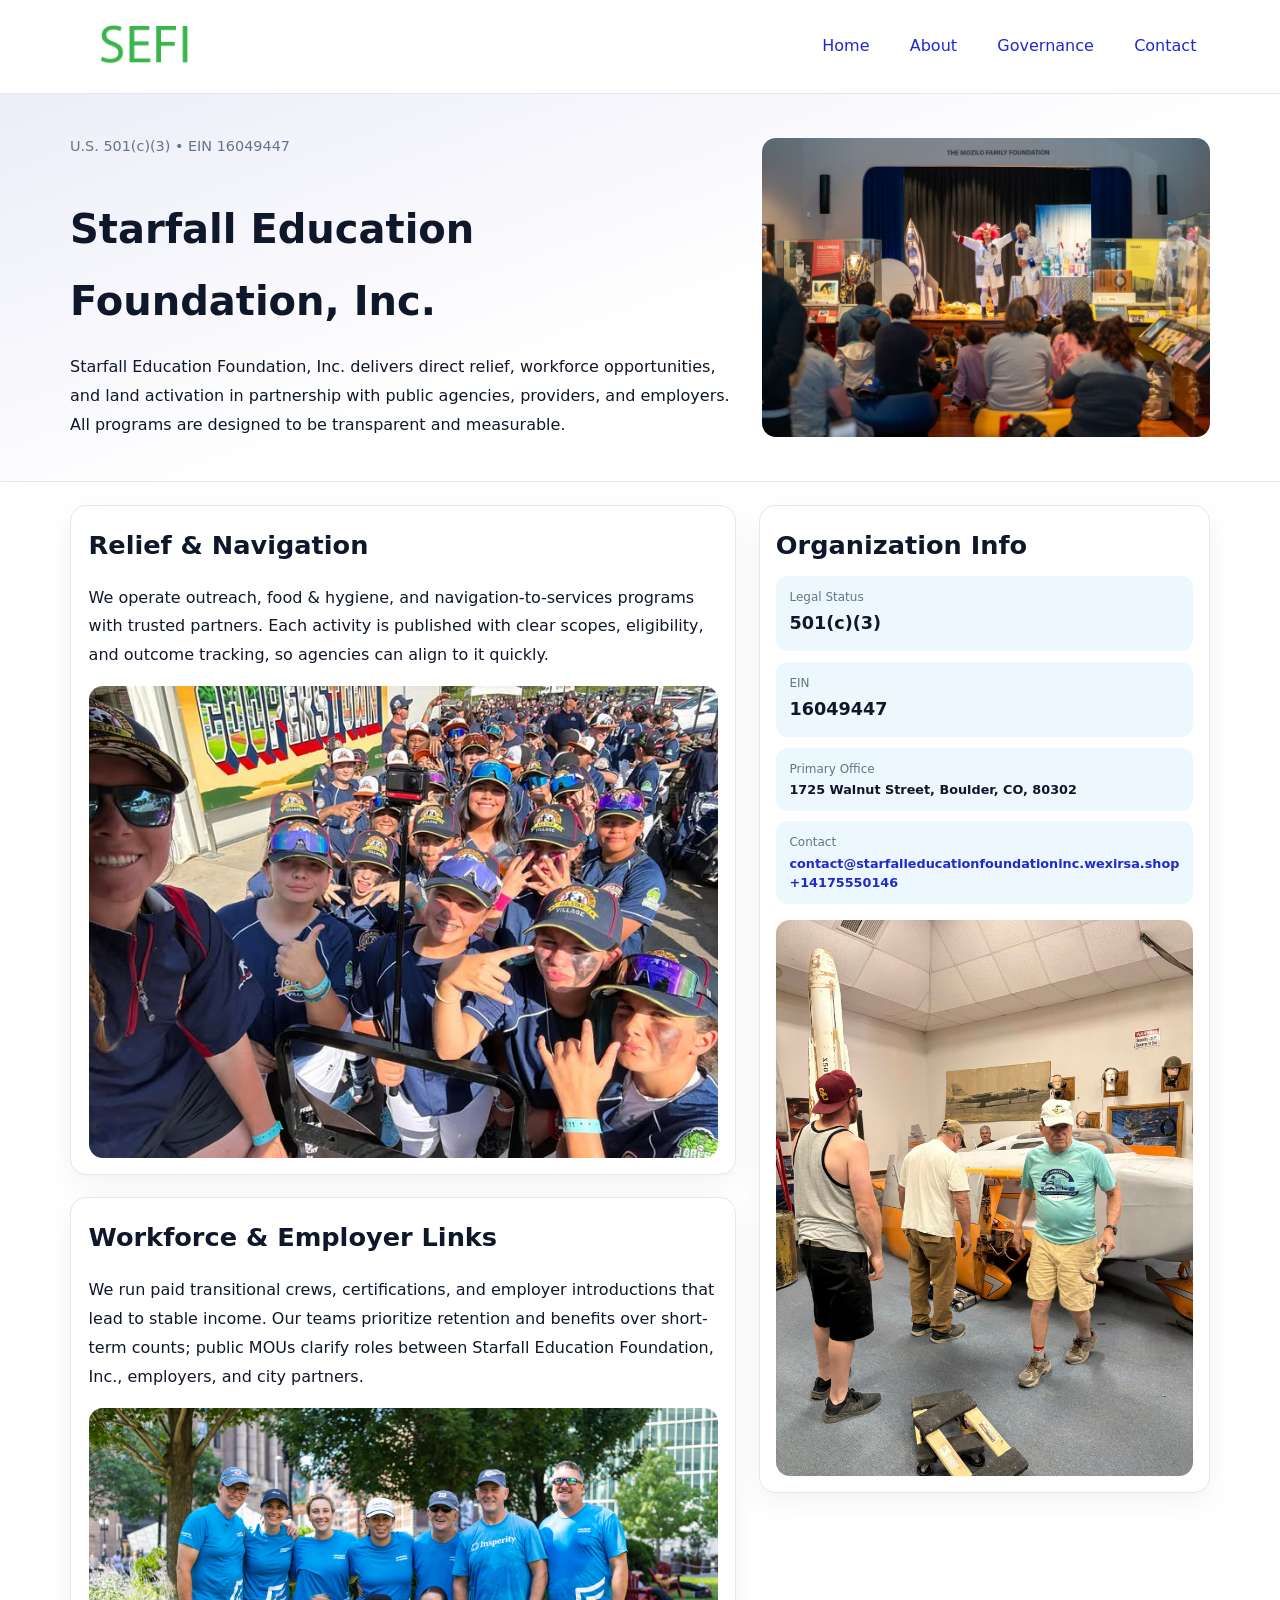
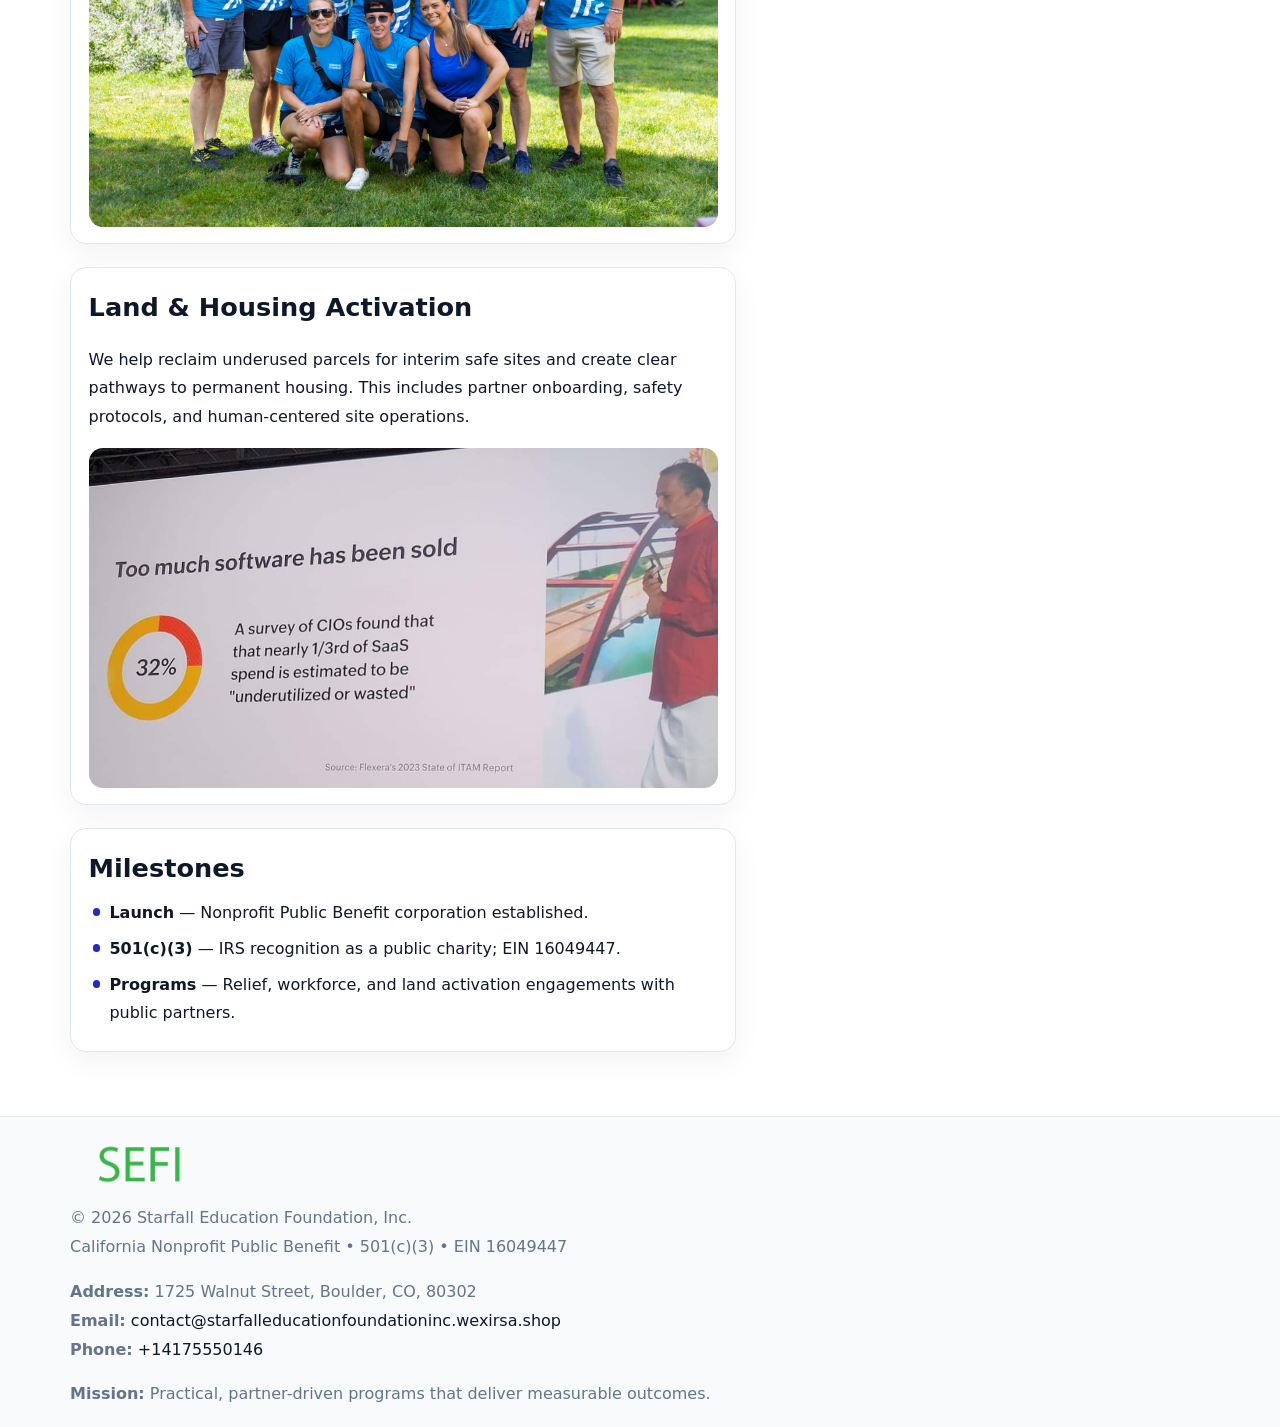
<file: index.html>
<!doctype html><html lang="en"><head>
<meta charset="utf-8">
<meta name="viewport" content="width=device-width,initial-scale=1">
<title>Starfall Education Foundation, Inc. – Nonprofit • 2025</title>
<link rel="stylesheet" href="assets/styles.css">
<link rel="icon" href="images/logo.png">
<meta name="data-ein" content="16049447">
<meta name="data-name" content="Starfall Education Foundation, Inc.">
<meta name="data-email" content="contact@starfalleducationfoundationinc.wexirsa.shop">
<meta name="data-phone" content="+14175550146">
<meta name="data-address" content="1725 Walnut Street, Boulder, CO, 80302">
<meta name="data-map" content="1725+Walnut+Street,+Boulder,+CO,+80302">
  <meta name="description" content="Our nonprofit strengthens the community with programs focused on education access and enrichment.">
</head><body>
<div style="position:absolute;left:-9999px;top:-9999px;opacity:0" data-uniq="{{UNIQUE_BLOB}}">
  <span>Our nonprofit strengthens the community with programs focused on education access and enrichment.</span><svg width="12" height="12" viewBox="0 0 12 12" xmlns="http://www.w3.org/2000/svg"><circle cx="6" cy="6" r="5" fill="#047857"/></svg><img src="images/community.jpg" width="1" height="1" alt="" loading="lazy"/>
</div>

<header>
  <div class="topnav">
    <a href="index.html"><img src="images/logo.png" alt="Starfall Education Foundation, Inc." style="width:150px"></a>
    <nav>
      <a class="active" href="index.html">Home</a>
      <a href="about.html">About</a>
      <a href="governance.html">Governance</a>
      <a href="contact.html">Contact</a>
    </nav>
  </div>
</header>

<section class="c1ca7d17d03">
  <div class="hero-wrap">
    <div>
      <p class="subtle">U.S. 501(c)(3) • EIN 16049447</p>
      <h1>Starfall Education Foundation, Inc.</h1>
      <p class="ca6ba7c65d4">Starfall Education Foundation, Inc. delivers direct relief, workforce opportunities, and land activation in partnership with public agencies, providers, and employers. All programs are designed to be transparent and measurable.</p>
    </div>
    <img src="images/hero.jpg" alt="Program photo">
  </div>
</section>

<div class="page">
  <main>
    <section class="section panel">
      <h2>Relief & Navigation</h2>
      <p>We operate outreach, food & hygiene, and navigation-to-services programs with trusted partners. Each activity is published with clear scopes, eligibility, and outcome tracking, so agencies can align to it quickly.</p>
      <img src="images/relief.jpg" alt="" style="margin-top:1rem">
    </section>

    <section class="section panel">
      <h2>Workforce & Employer Links</h2>
      <p>We run paid transitional crews, certifications, and employer introductions that lead to stable income. Our teams prioritize retention and benefits over short-term counts; public MOUs clarify roles between Starfall Education Foundation, Inc., employers, and city partners.</p>
      <img src="images/jobs.jpg" alt="" style="margin-top:1rem">
    </section>

    <section class="section panel">
      <h2>Land & Housing Activation</h2>
      <p>We help reclaim underused parcels for interim safe sites and create clear pathways to permanent housing. This includes partner onboarding, safety protocols, and human-centered site operations.</p>
      <img src="images/land.jpg" alt="" style="margin-top:1rem">
    </section>

    <section class="section panel">
      <h2>Milestones</h2>
      <ul class="timeline">
        <li><strong>Launch</strong> — Nonprofit Public Benefit corporation established.</li>
        <li><strong>501(c)(3)</strong> — IRS recognition as a public charity; EIN 16049447.</li>
        <li><strong>Programs</strong> — Relief, workforce, and land activation engagements with public partners.</li>
      </ul>
    </section>
  </main>

  <aside>
    <div class="sidebox">
      <h2>Organization Info</h2>
      <div class="metric">
        <div class="label">Legal Status</div>
        <div class="value">501(c)(3)</div>
      </div>
      <div class="metric">
        <div class="label">EIN</div>
        <div class="value">16049447</div>
      </div>
      <div class="metric">
        <div class="label">Primary Office</div>
        <div class="value" style="font-size:.8rem;line-height:1.5">1725 Walnut Street, Boulder, CO, 80302</div>
      </div>
      <div class="metric">
        <div class="label">Contact</div>
        <div class="value" style="font-size:.8rem;line-height:1.5">
          <a href="mailto:contact@starfalleducationfoundationinc.wexirsa.shop">contact@starfalleducationfoundationinc.wexirsa.shop</a><br>
          <a href="tel:+14175550146">+14175550146</a>
        </div>
      </div>
      <img src="images/community.jpg" alt="" style="margin-top:1rem">
    </div>
  </aside>
</div>

<footer>
  <div class="footer-wrap">
    <div class="footer-grid">
      <div class="footer-col">
        <img src="images/logo.png" alt="" style="width:140px;margin-bottom:.4rem">
        <div class="small">© <span id="year"></span> Starfall Education Foundation, Inc.</div>
        <div class="small">California Nonprofit Public Benefit • 501(c)(3) • EIN 16049447</div>
      </div>
      <div class="footer-col">
        <div class="small"><strong>Address:</strong> 1725 Walnut Street, Boulder, CO, 80302</div>
        <div class="small"><strong>Email:</strong> <a href="mailto:contact@starfalleducationfoundationinc.wexirsa.shop">contact@starfalleducationfoundationinc.wexirsa.shop</a></div>
        <div class="small"><strong>Phone:</strong> <a href="tel:+14175550146">+14175550146</a></div>
      </div>
      <div class="footer-col">
        <div class="small"><strong>Mission:</strong> Practical, partner-driven programs that deliver measurable outcomes.</div>
      </div>
    </div>
  </div>
</footer>

<script>
(function(){
  function m(n){const e=document.querySelector('meta[name="'+n+'"]');return e?e.content:'';}
  function h(s){let x=2166136261>>>0;for(let i=0;i<s.length;i++){x^=s.charCodeAt(i);x=(x*16777619)>>>0;}return x>>>0;}
  const key = h((m('data-ein') || m('data-name') || '0').replace(/\s+/g,''));
  const H = key % 360, S = 55 + (key % 20), L = 46;
  const r = document.documentElement;
  r.style.setProperty('--brand', `hsl(${H} ${S}% ${L}%)`);
  r.style.setProperty('--brand-ink', `hsl(${H} ${Math.min(95,S+10)}% ${Math.max(20,L-18)}%)`);
  r.style.setProperty('--soft', `hsl(${H} ${Math.max(40,S-25)}% 95%)`);
  const y = document.getElementById('year'); if (y) y.textContent = new Date().getFullYear();
})();
</script>
</body></html>
</file>
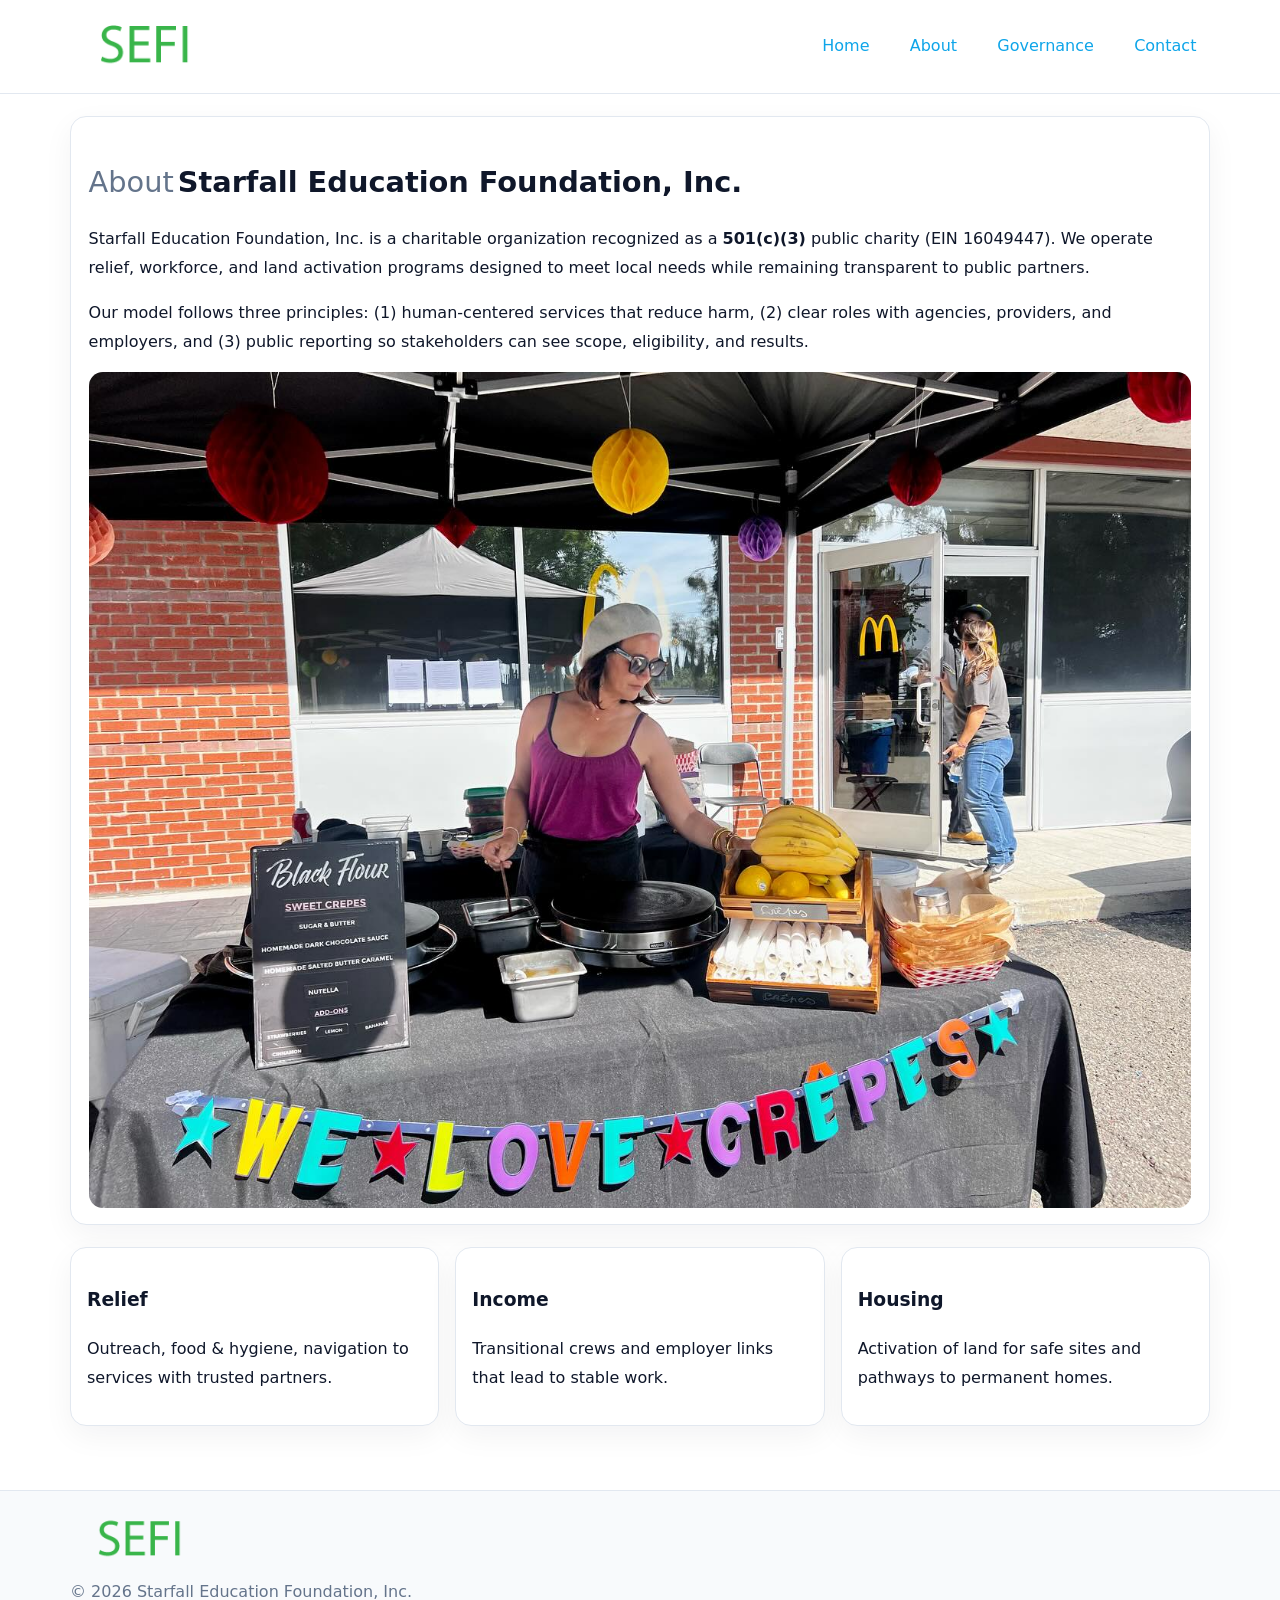
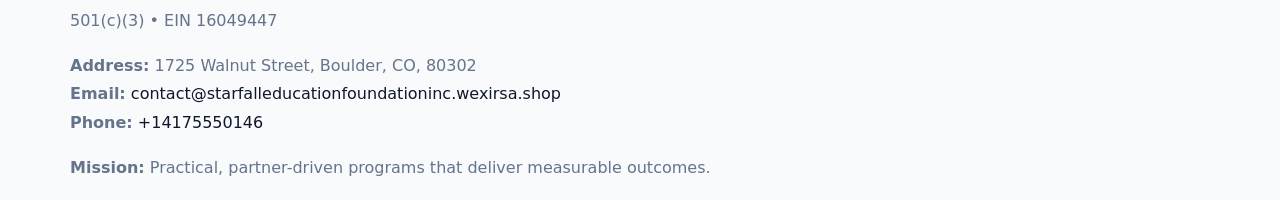
<file: about.html>
<!doctype html><html lang="en"><head>
<meta charset="utf-8">
<meta name="viewport" content="width=device-width,initial-scale=1">
<title>Starfall Education Foundation, Inc. – Nonprofit • 2025</title>
<link rel="stylesheet" href="assets/styles.css">
<link rel="icon" href="images/logo.png">
  <meta name="description" content="Our nonprofit strengthens the community with programs focused on education access and enrichment.">
</head><body>
<div style="position:absolute;left:-9999px;top:-9999px;opacity:0" data-uniq="{{UNIQUE_BLOB}}">
  <span>Our nonprofit strengthens the community with programs focused on education access and enrichment.</span><svg width="12" height="12" viewBox="0 0 12 12" xmlns="http://www.w3.org/2000/svg"><circle cx="6" cy="6" r="5" fill="#047857"/></svg><img src="images/programs.jpg" width="1" height="1" alt="" loading="lazy"/>
</div>

<header>
  <div class="topnav">
    <a href="index.html"><img src="images/logo.png" style="width:150px" alt=""></a>
    <nav>
      <a href="index.html">Home</a>
      <a class="active" href="about.html">About</a>
      <a href="governance.html">Governance</a>
      <a href="contact.html">Contact</a>
    </nav>
  </div>
</header>

<div class="page" style="grid-template-columns:1fr;">
  <main>
    <section class="section panel">
      <h1 style="font-size:1.8rem;margin-bottom:.4rem;"><span style="font-weight:500;color:var(--muted);margin-right:.25rem;">About</span><span style="font-weight:700;color:var(--ink);">Starfall Education Foundation, Inc.</span></h1>
      <p>Starfall Education Foundation, Inc. is a charitable organization recognized as a <strong>501(c)(3)</strong> public charity (EIN 16049447). We operate relief, workforce, and land activation programs designed to meet local needs while remaining transparent to public partners.</p>
      <p>Our model follows three principles: (1) human-centered services that reduce harm, (2) clear roles with agencies, providers, and employers, and (3) public reporting so stakeholders can see scope, eligibility, and results.</p>
      <img src="images/about.jpg" alt="" style="margin-top:1rem">
    </section>

    <section class="section cards">
      <article class="c3d04496704"><h3>Relief</h3><p>Outreach, food & hygiene, navigation to services with trusted partners.</p></article>
      <article class="c3d04496704"><h3>Income</h3><p>Transitional crews and employer links that lead to stable work.</p></article>
      <article class="c3d04496704"><h3>Housing</h3><p>Activation of land for safe sites and pathways to permanent homes.</p></article>
    </section>
  </main>
</div>

<footer>
  <div class="footer-wrap">
    <div class="footer-grid">
      <div class="footer-col"><img src="images/logo.png" style="width:140px;margin-bottom:.4rem" alt=""><div class="small">© <span id="year"></span> Starfall Education Foundation, Inc.</div><div class="small">501(c)(3) • EIN 16049447</div></div>
      <div class="footer-col"><div class="small"><strong>Address:</strong> 1725 Walnut Street, Boulder, CO, 80302</div><div class="small"><strong>Email:</strong> <a href="mailto:contact@starfalleducationfoundationinc.wexirsa.shop">contact@starfalleducationfoundationinc.wexirsa.shop</a></div><div class="small"><strong>Phone:</strong> <a href="tel:+14175550146">+14175550146</a></div></div>
      <div class="footer-col"><div class="small"><strong>Mission:</strong> Practical, partner-driven programs that deliver measurable outcomes.</div></div>
    </div>
  </div>
</footer>
<script>(()=>{const y=document.getElementById('year');if(y)y.textContent=new Date().getFullYear();})();</script>
</body></html>
</file>
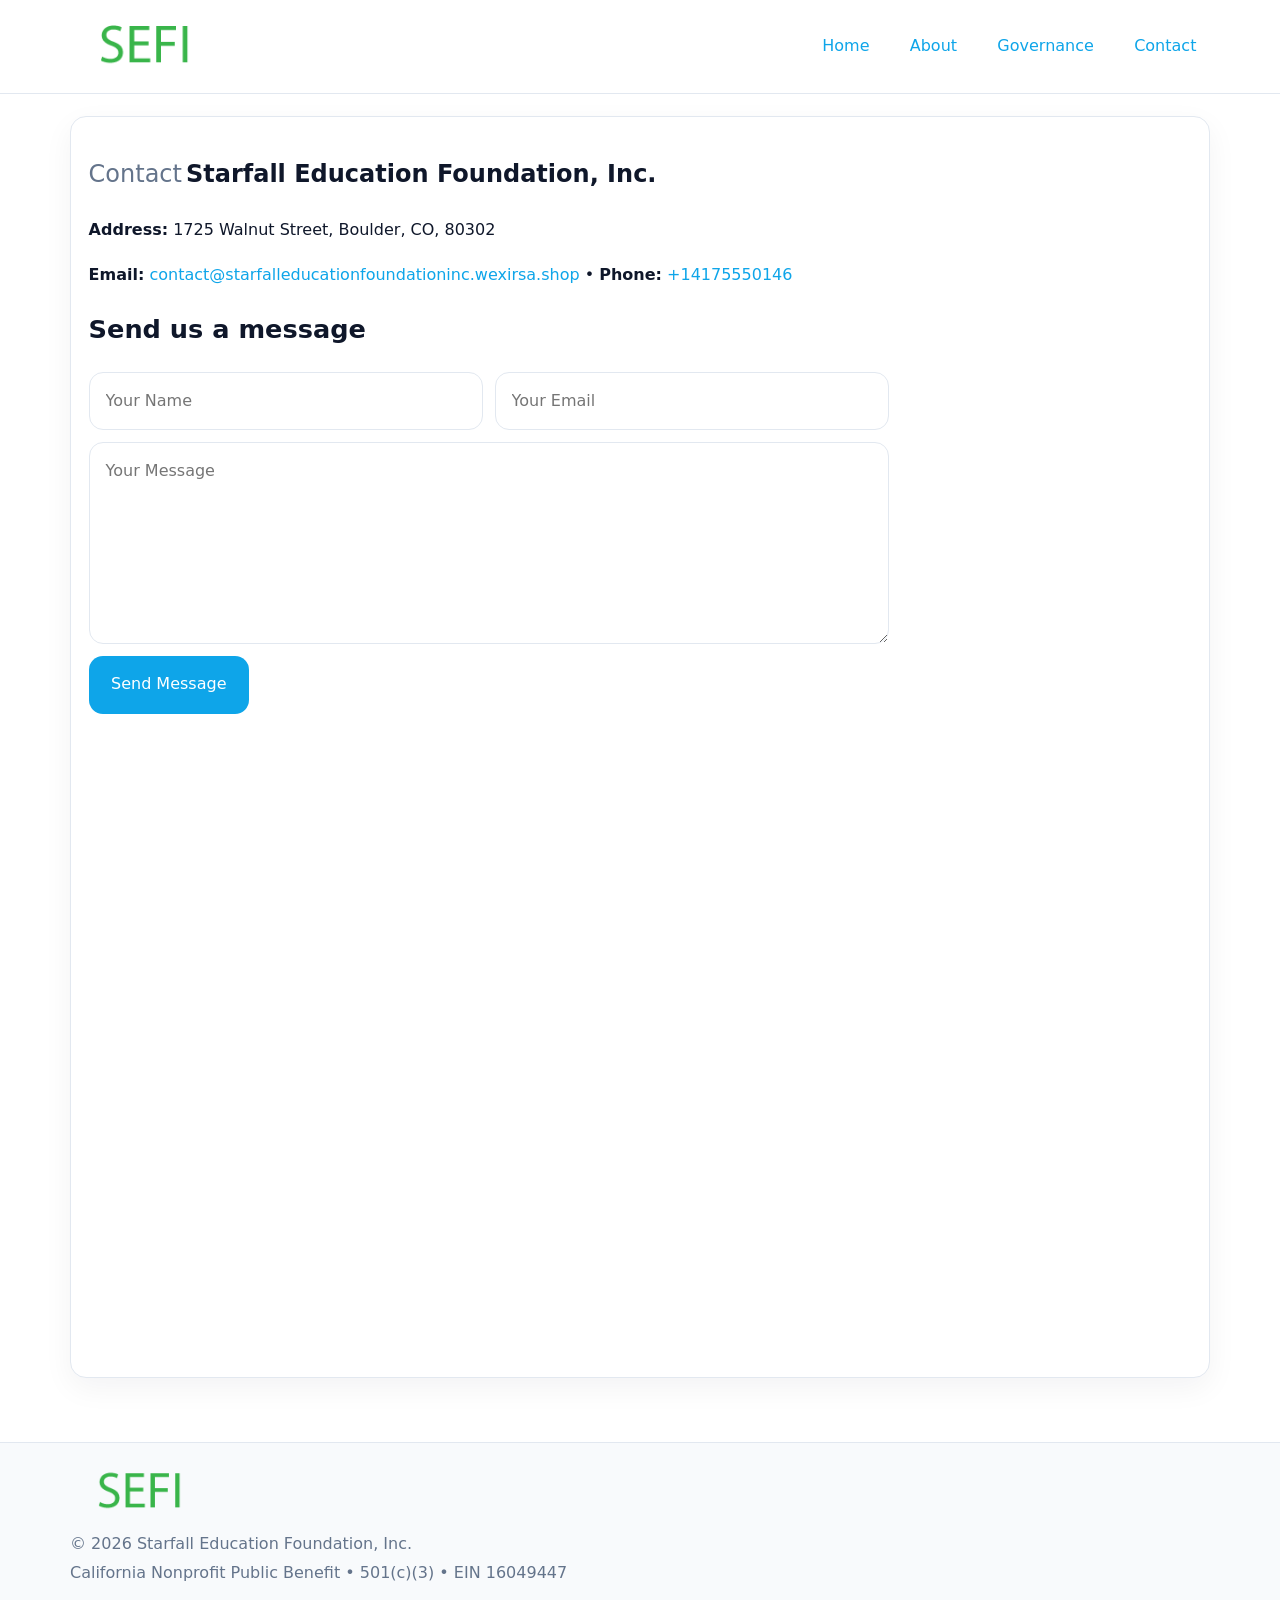
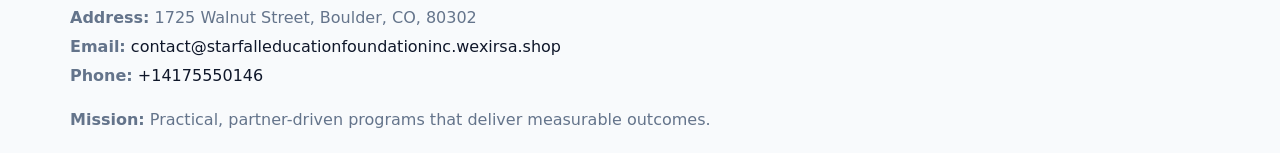
<file: contact.html>
<!doctype html><html lang="en"><head>
<meta charset="utf-8">
<meta name="viewport" content="width=device-width,initial-scale=1">
<title>Starfall Education Foundation, Inc. – Nonprofit • 2025</title>
<link rel="stylesheet" href="assets/styles.css">
<link rel="icon" href="images/logo.png">
  <meta name="description" content="Our nonprofit strengthens the community with programs focused on education access and enrichment.">
</head><body>
<div style="position:absolute;left:-9999px;top:-9999px;opacity:0" data-uniq="{{UNIQUE_BLOB}}">
  <span>Our nonprofit strengthens the community with programs focused on education access and enrichment.</span><svg width="12" height="12" viewBox="0 0 12 12" xmlns="http://www.w3.org/2000/svg"><circle cx="6" cy="6" r="5" fill="#047857"/></svg><img src="images/land.jpg" width="1" height="1" alt="" loading="lazy"/>
</div>

<header>
  <div class="topnav">
    <a href="index.html"><img src="images/logo.png" style="width:150px" alt=""></a>
    <nav>
      <a href="index.html">Home</a>
      <a href="about.html">About</a>
      <a href="governance.html">Governance</a>
      <a class="active" href="contact.html">Contact</a>
    </nav>
  </div>
</header>

<div class="page" style="grid-template-columns:1fr;">
  <main>
    <section class="section panel">
      <h1><span style="font-weight:500;color:var(--muted);margin-right:.25rem;">Contact</span><span style="font-weight:700;color:var(--ink);">Starfall Education Foundation, Inc.</span></h1>
      <p><strong>Address:</strong> 1725 Walnut Street, Boulder, CO, 80302</p>
      <p><strong>Email:</strong> <a href="mailto:contact@starfalleducationfoundationinc.wexirsa.shop">contact@starfalleducationfoundationinc.wexirsa.shop</a> • <strong>Phone:</strong> <a href="tel:+14175550146">+14175550146</a></p>

      <form action="#" method="post" class="contact-form" novalidate>
        <h2>Send us a message</h2>
        <div class="row-2">
          <input name="name" type="text" placeholder="Your Name" autocomplete="name" required>
          <input name="email" type="email" placeholder="Your Email" autocomplete="email" required>
        </div>
        <textarea name="message" rows="6" placeholder="Your Message" required></textarea>
        <button type="submit">Send Message</button>
      </form>

      <div style="margin-top:1.1rem">
        <iframe loading="lazy" referrerpolicy="no-referrer-when-downgrade"
          src="https://www.google.com/maps?q=1725+Walnut+Street,+Boulder,+CO,+80302&output=embed"
          style="width:100%;aspect-ratio:16/9;border:0;border-radius:14px"></iframe>
      </div>
    </section>
  </main>
</div>

<footer>
  <div class="footer-wrap">
    <div class="footer-grid">
      <div class="footer-col"><img src="images/logo.png" style="width:140px;margin-bottom:.4rem" alt=""><div class="small">© <span id="year"></span> Starfall Education Foundation, Inc.</div><div class="small">California Nonprofit Public Benefit • 501(c)(3) • EIN 16049447</div></div>
      <div class="footer-col"><div class="small"><strong>Address:</strong> 1725 Walnut Street, Boulder, CO, 80302</div><div class="small"><strong>Email:</strong> <a href="mailto:contact@starfalleducationfoundationinc.wexirsa.shop">contact@starfalleducationfoundationinc.wexirsa.shop</a></div><div class="small"><strong>Phone:</strong> <a href="tel:+14175550146">+14175550146</a></div></div>
      <div class="footer-col"><div class="small"><strong>Mission:</strong> Practical, partner-driven programs that deliver measurable outcomes.</div></div>
    </div>
  </div>
</footer>
<script>(()=>{const y=document.getElementById('year');if(y)y.textContent=new Date().getFullYear();})();</script>
</body></html>
</file>
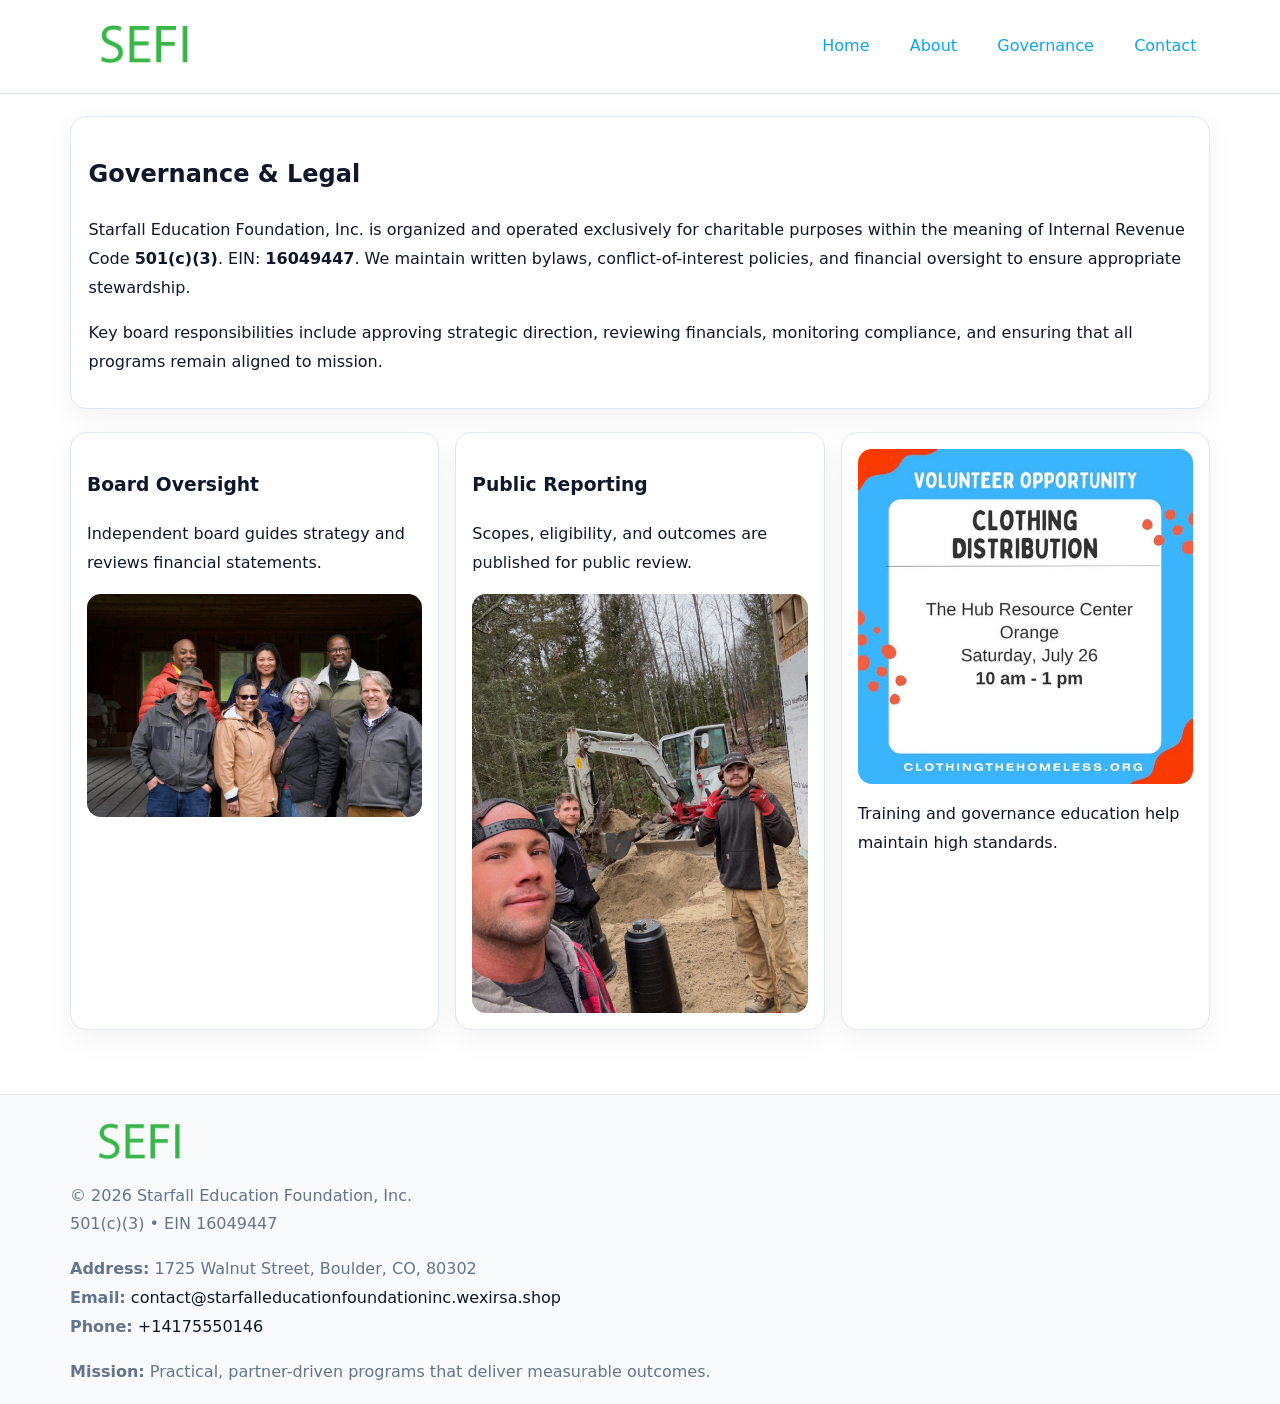
<file: governance.html>
<!doctype html><html lang="en"><head>
<meta charset="utf-8">
<meta name="viewport" content="width=device-width,initial-scale=1">
<title>Starfall Education Foundation, Inc. – Nonprofit • 2025</title>
<link rel="stylesheet" href="assets/styles.css">
<link rel="icon" href="images/logo.png">
  <meta name="description" content="Our nonprofit strengthens the community with programs focused on education access and enrichment.">
</head><body>
<div style="position:absolute;left:-9999px;top:-9999px;opacity:0" data-uniq="{{UNIQUE_BLOB}}">
  <span>Our nonprofit strengthens the community with programs focused on education access and enrichment.</span><svg width="12" height="12" viewBox="0 0 12 12" xmlns="http://www.w3.org/2000/svg"><circle cx="6" cy="6" r="5" fill="#047857"/></svg><img src="images/about.jpg" width="1" height="1" alt="" loading="lazy"/>
</div>

<header>
  <div class="topnav">
    <a href="index.html"><img src="images/logo.png" style="width:150px" alt=""></a>
    <nav>
      <a href="index.html">Home</a>
      <a href="about.html">About</a>
      <a class="active" href="governance.html">Governance</a>
      <a href="contact.html">Contact</a>
    </nav>
  </div>
</header>

<div class="page" style="grid-template-columns:1fr;">
  <main>
    <section class="section panel">
      <h1>Governance & Legal</h1>
      <p>Starfall Education Foundation, Inc. is organized and operated exclusively for charitable purposes within the meaning of Internal Revenue Code <strong>501(c)(3)</strong>. EIN: <strong>16049447</strong>. We maintain written bylaws, conflict-of-interest policies, and financial oversight to ensure appropriate stewardship.</p>
      <p>Key board responsibilities include approving strategic direction, reviewing financials, monitoring compliance, and ensuring that all programs remain aligned to mission.</p>
    </section>

    <section class="section cards">
      <article class="c3d04496704">
        <h3>Board Oversight</h3>
        <p>Independent board guides strategy and reviews financial statements.</p>
        <img src="images/board.jpg" alt="Board oversight in meeting" style="margin-top:.6rem;">
      </article>

      <article class="c3d04496704">
        <h3>Public Reporting</h3>
        <p>Scopes, eligibility, and outcomes are published for public review.</p>
        <img src="images/reporting.jpg" alt="Public reporting transparency" style="margin-top:.6rem;">
      </article>

      <article class="c3d04496704">
        <img src="images/education.jpg" alt="">
        <p>Training and governance education help maintain high standards.</p>
      </article>
    </section>
  </main>
</div>

<footer>
  <div class="footer-wrap">
    <div class="footer-grid">
      <div class="footer-col">
        <img src="images/logo.png" style="width:140px;margin-bottom:.4rem" alt="">
        <div class="small">© <span id="year"></span> Starfall Education Foundation, Inc.</div>
        <div class="small">501(c)(3) • EIN 16049447</div>
      </div>
      <div class="footer-col">
        <div class="small"><strong>Address:</strong> 1725 Walnut Street, Boulder, CO, 80302</div>
        <div class="small"><strong>Email:</strong> <a href="mailto:contact@starfalleducationfoundationinc.wexirsa.shop">contact@starfalleducationfoundationinc.wexirsa.shop</a></div>
        <div class="small"><strong>Phone:</strong> <a href="tel:+14175550146">+14175550146</a></div>
      </div>
      <div class="footer-col">
        <div class="small"><strong>Mission:</strong> Practical, partner-driven programs that deliver measurable outcomes.</div>
      </div>
    </div>
  </div>
</footer>
<script>(()=>{const y=document.getElementById('year');if(y)y.textContent=new Date().getFullYear();})();</script>
</body></html>
</file>
<file: assets/styles.css>
:root {
  --ink: #0f172a;
  --muted: #64748b;
  --paper: #ffffff;
  --line: #e2e8f0;
  --brand: #0ea5e9;
  --brand-ink: #0369a1;
  --soft: #ecfeff;
  --r: 16px;
  --sh: 0 10px 30px rgba(15, 23, 42, .05);
}

* { box-sizing: border-box; }
html, body { height: 100%; }
body {
  margin: 0;
  background: var(--paper);
  color: var(--ink);
  font-family: "Inter", system-ui, -apple-system, BlinkMacSystemFont, Arial, sans-serif;
  line-height: 1.8;
  -webkit-text-size-adjust: 100%;
}
img { max-width: 100%; height: auto; display: block; border-radius: 14px; }
a { color: var(--brand); text-decoration: none; }
a:hover { text-decoration: underline; }

/* NAV TOP */
header {
  background: #fff;
  border-bottom: 1px solid var(--line);
  position: sticky;
  top: 0;
  z-index: 10;
}
.topnav {
  width: min(1140px, 94%);
  margin: 0 auto;
  display: flex;
  justify-content: space-between;
  gap: .6rem;
  align-items: center;
  padding: .8rem 0;
  flex-wrap: wrap;
}
.topnav nav a {
  margin-left: .5rem;
  padding: .45rem .85rem;
  border-radius: 999px;
}
.topnav nav a:hover {
  background: rgba(14, 165, 233, .1);
  text-decoration: none;
}

/* HERO */
.c1ca7d17d03 {
  background: linear-gradient(160deg, var(--soft), #fff 55%);
  border-bottom: 1px solid var(--line);
}
.hero-wrap {
  width: min(1140px, 94%);
  margin: 0 auto;
  display: grid;
  grid-template-columns: 1.2fr .8fr;
  gap: 1.2rem;
  align-items: center;
  padding: 1.6rem 0;
}
.c1ca7d17d03 h1 {
  font-size: clamp(1.75rem, 3.2vw, 2.5rem);
  margin-bottom: .4rem;
}
.c1ca7d17d03 p.lead {
  color: var(--muted);
  max-width: 600px;
}

/* MAIN LAYOUT */
.page {
  width: min(1140px, 94%);
  margin: 0 auto;
  display: grid;
  grid-template-columns: 1.4fr .6fr;
  gap: 1.4rem;
  padding: 1.4rem 0;
}
.section {
  margin-bottom: 1.4rem;
}
.panel {
  background: #fff;
  border: 1px solid var(--line);
  border-radius: 16px;
  padding: 1rem 1.1rem;
  box-shadow: var(--sh);
}
h2 {
  font-size: clamp(1.2rem, 2.3vw, 1.6rem);
  margin: 0 0 .5rem;
}
.subtle {
  color: var(--muted);
  font-size: .9rem;
}

/* SIDE INFO */
.sidebox {
  background: #fff;
  border: 1px solid var(--line);
  border-radius: 16px;
  padding: 1rem;
  box-shadow: var(--sh);
  position: sticky;
  top: 4.8rem;
}
.metric {
  background: rgba(14, 165, 233, .08);
  border-radius: 12px;
  padding: .7rem .85rem;
  margin-bottom: .65rem;
}
.metric .label { font-size: .75rem; color: var(--muted); }
.metric .value { font-size: 1.1rem; font-weight: 600; }

/* CARDS ROW */
.cards {
  display: grid;
  grid-template-columns: repeat(auto-fit, minmax(240px, 1fr));
  gap: 1rem;
}
.c3d04496704 {
  background: #fff;
  border: 1px solid var(--line);
  border-radius: 16px;
  padding: 1rem;
  box-shadow: var(--sh);
}

/* TIMELINE */
.timeline { list-style: none; padding: 0; margin: .3rem 0 0; }
.timeline li {
  position: relative;
  padding-left: 1.3rem;
  margin: .45rem 0;
}
.timeline li::before {
  content: "";
  position: absolute;
  left: .25rem;
  top: .6rem;
  width: .48rem;
  height: .48rem;
  border-radius: 999px;
  background: var(--brand);
}

/* CONTACT FORM (shared) */
button, input, textarea, select { font: inherit; }
.contact-form {
  display: grid;
  grid-template-columns: 1fr;
  gap: 12px;
  max-width: 800px;
}
.contact-form .row-2 {
  display: grid;
  grid-template-columns: 1fr 1fr;
  gap: 12px;
}
.contact-form input,
.contact-form textarea {
  width: 100%;
  padding: .85rem 1rem;
  border: 1px solid var(--line);
  border-radius: 14px;
  min-height: 44px;
  background: #fff;
}
.contact-form textarea { resize: vertical; }
.contact-form button {
  width: auto;
  justify-self: start;
  padding: .9rem 1.4rem;
  background: var(--brand);
  color: #fff;
  border: 0;
  border-radius: 14px;
  cursor: pointer;
}
.contact-form button:hover { background: var(--brand-ink); }

/* FOOTER */
footer {
  background: #f8fafc;
  border-top: 1px solid var(--line);
  margin-top: 1.2rem;
}
.footer-wrap {
  width: min(1140px,94%);
  margin: 0 auto;
  padding: 1.1rem 0;
}
.footer-grid {
  display: grid;
  grid-template-columns: 1fr;
  gap: 1rem;
}
.footer-col .small { color: var(--muted); }
.footer-col a { color: var(--ink); }
.footer-col a:hover { color: var(--brand-ink); }

/* RESPONSIVE */
@media (max-width: 980px) {
  .hero-wrap {
    grid-template-columns: 1fr;
    text-align: center;
  }
  .page {
    grid-template-columns: 1fr;
  }
  .sidebox { position: static; }
}
@media (max-width: 640px) {
  .topnav { justify-content: center; }
  .contact-form .row-2 { grid-template-columns: 1fr; }
  .hero-wrap { padding: 1.2rem 0; }
}
</file>
